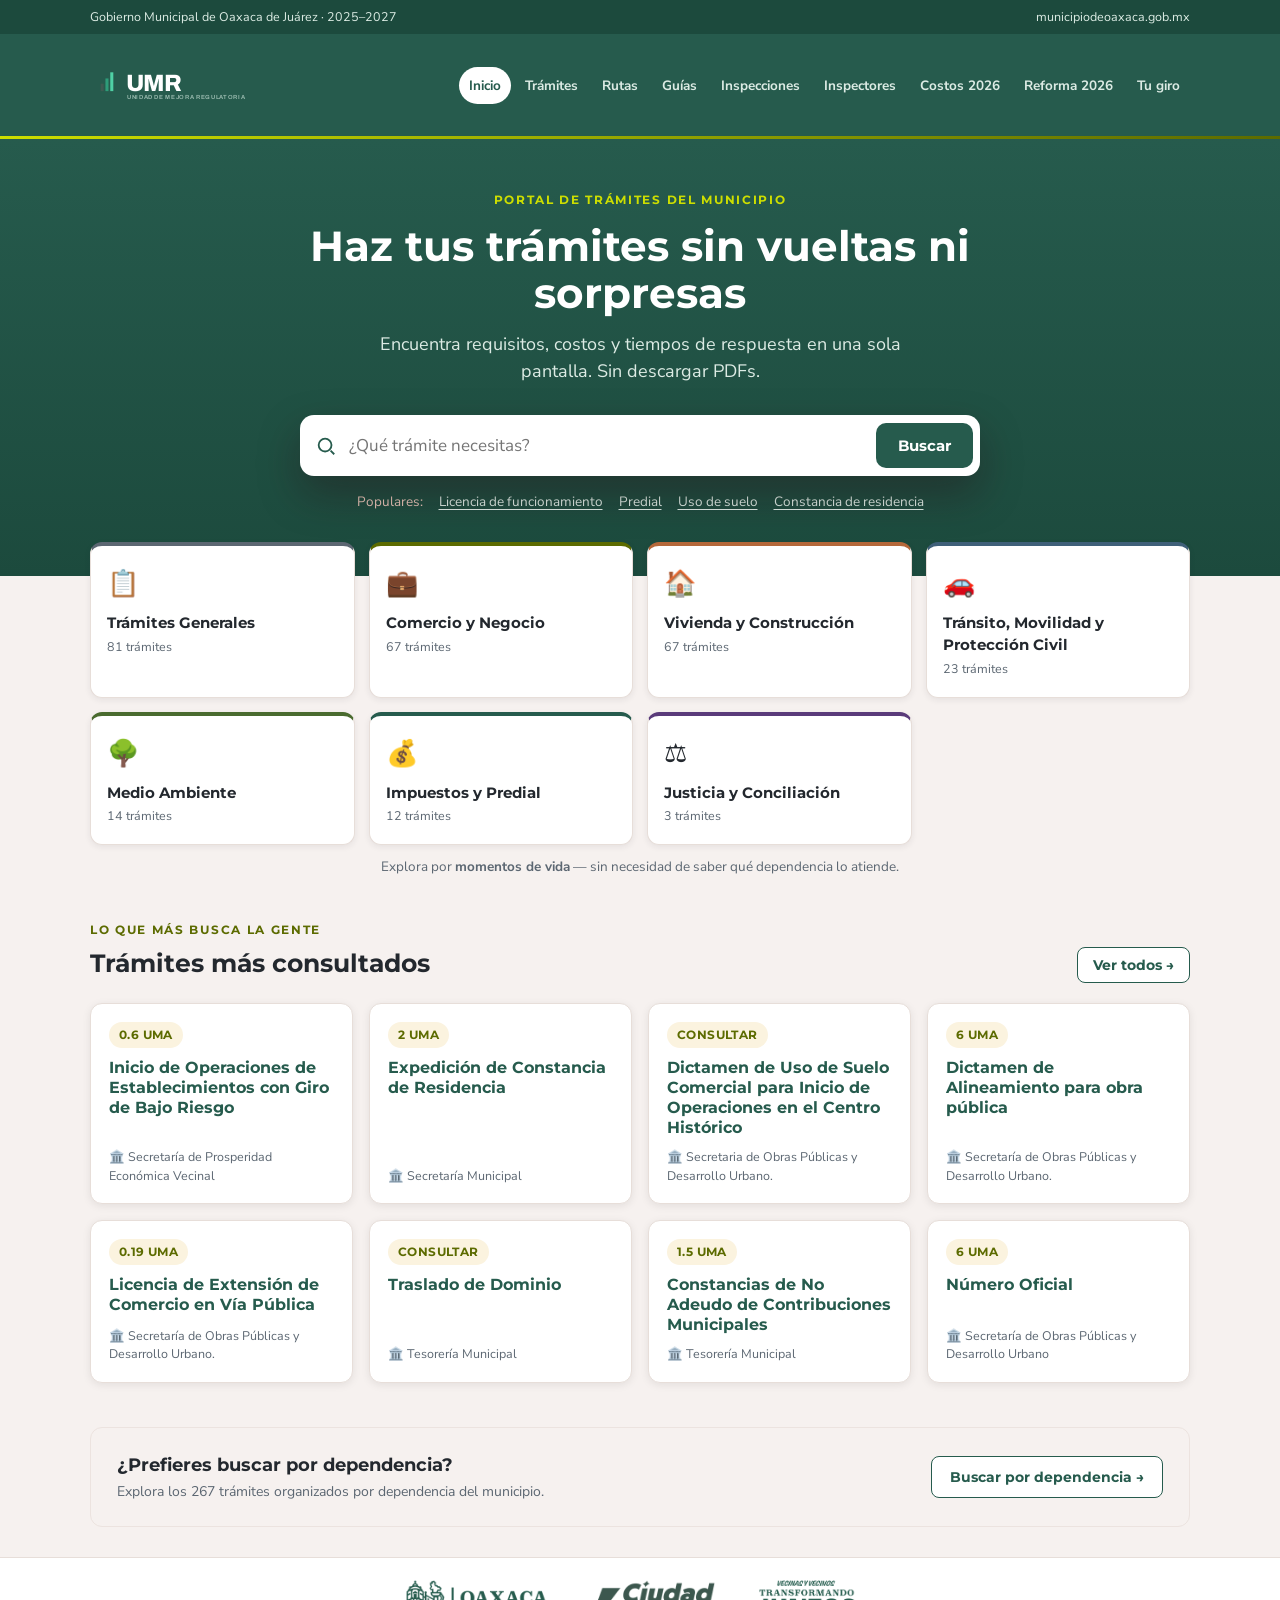
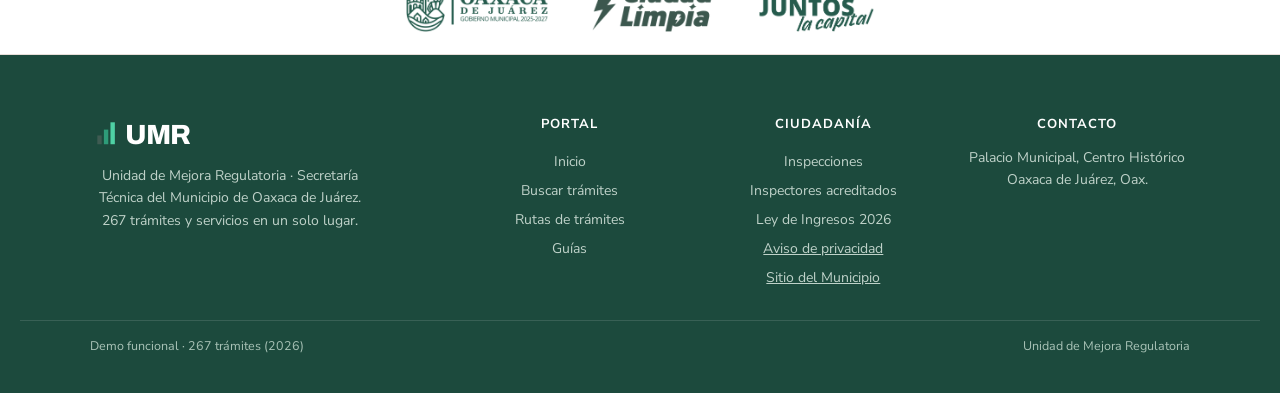
<file: index.html>
<!DOCTYPE html>
<html lang="es-MX">
<head>
<meta charset="UTF-8">
<meta name="viewport" content="width=device-width, initial-scale=1.0">
<title>Trámites y Servicios · Mejora Regulatoria · Oaxaca de Juárez</title>
<link rel="icon" href="assets/brand/favicon.ico" sizes="any">
<link rel="icon" href="assets/brand/favicon.svg" type="image/svg+xml">
<link rel="apple-touch-icon" href="assets/brand/apple-touch-icon.png">
<link rel="preconnect" href="https://fonts.googleapis.com">
<link rel="preconnect" href="https://fonts.gstatic.com" crossorigin>
<link href="https://fonts.googleapis.com/css2?family=Archivo:wght@600;700;800&family=Montserrat:wght@500;600;700&family=Nunito+Sans:wght@400;600;700&display=swap" rel="stylesheet">
<link rel="stylesheet" href="assets/css/styles.css">
</head>
<body>

<div class="gobstrip">
  <div class="gob-inner">
    <span>Gobierno Municipal de Oaxaca de Juárez · 2025–2027</span>
    <span class="links"><a onclick="location.hash=''">municipiodeoaxaca.gob.mx</a></span>
  </div>
</div>
<header class="topbar">
  <div class="topbar-inner">
    <div class="brand" onclick="location.hash=''">
      <svg viewBox="0 0 420 96" style="height:42px;width:184px;flex:none;display:block" role="img" aria-label="UMR — Unidad de Mejora Regulatoria">
        <rect x="24" y="45" width="7" height="17" fill="#3F5B52"></rect>
        <rect x="35" y="33" width="7" height="29" fill="#2E9C79"></rect>
        <rect x="46" y="19" width="7" height="43" fill="#4FD1A5"></rect>
        <text x="82" y="62" font-family="Archivo, 'Helvetica Neue', Arial, sans-serif" font-size="54" font-weight="800" letter-spacing="-2.4" fill="#FFFFFF">UMR</text>
        <text x="84" y="80" font-family="Archivo, 'Helvetica Neue', Arial, sans-serif" font-size="13.5" font-weight="600" letter-spacing="1.5" fill="#9DBDB2">UNIDAD DE MEJORA REGULATORIA</text>
      </svg>
    </div>
    <nav class="topnav" id="topnav">
      <button data-nav="home" onclick="location.hash=''">Inicio</button>
      <button data-nav="buscar" onclick="irBusqueda()">Trámites</button>
      <button data-nav="rutas" onclick="location.hash='rutas'">Rutas</button>
      <button data-nav="blog" onclick="location.hash='blog'">Guías</button>
      <button data-nav="inspecciones" onclick="location.hash='inspecciones'">Inspecciones</button>
      <button data-nav="inspectores" onclick="location.hash='inspectores'">Inspectores</button>
      <button data-nav="ley" onclick="location.hash='costos'">Costos 2026</button>
      <button data-nav="reforma" onclick="location.hash='reforma'">Reforma 2026</button>
      <button data-nav="giros" onclick="location.hash='giros'">Tu giro</button>
    </nav>
    <button class="nav-toggle" id="navToggle" aria-label="Abrir menú" aria-expanded="false" aria-controls="topnav" onclick="toggleNav()">
      <svg class="icon-burger" viewBox="0 0 24 24" fill="none" stroke="#fff" stroke-width="2" stroke-linecap="round"><line x1="3" y1="6" x2="21" y2="6"/><line x1="3" y1="12" x2="21" y2="12"/><line x1="3" y1="18" x2="21" y2="18"/></svg>
      <svg class="icon-close" viewBox="0 0 24 24" fill="none" stroke="#fff" stroke-width="2" stroke-linecap="round"><line x1="5" y1="5" x2="19" y2="19"/><line x1="19" y1="5" x2="5" y2="19"/></svg>
    </button>
  </div>
</header>
<div class="nav-backdrop" id="navBackdrop" onclick="closeNav()"></div>
<div class="goldline"></div>

<div id="vista-home"></div>

<div id="vista-busqueda" style="display:none">
<section class="busca-bar">
  <div class="wrap">
    <div class="search-wrap">
      <div class="search-box">
        <svg width="20" height="20" viewBox="0 0 24 24" fill="none" stroke="currentColor" stroke-width="2"><circle cx="11" cy="11" r="7"/><path d="M21 21l-4-4"/></svg>
        <input id="q" type="text" autocomplete="off" placeholder="Busca: licencia, predial, construcción, comercio...">
        <button class="btn-clear" id="clear" aria-label="Limpiar">×</button>
      </div>
      <div class="autocomplete" id="ac"></div>
    </div>
  </div>
</section>

<div class="wrap">
  <div class="cats" id="cats"></div>
  <div class="layout">
    <aside class="filtros">
      <h3>Filtros</h3>
      <div class="fgroup">
        <label for="f-dep">Dependencia</label>
        <select id="f-dep"><option value="">Todas las dependencias</option></select>
      </div>
      <div class="fgroup">
        <label>Tipo</label>
        <div class="radio-list" id="f-tipo">
          <label><input type="radio" name="tipo" value="" checked> Todos</label>
          <label><input type="radio" name="tipo" value="Trámite"> Trámite</label>
          <label><input type="radio" name="tipo" value="Servicio"> Servicio</label>
          <label><input type="radio" name="tipo" value="Formato"> Formato</label>
        </div>
      </div>
      <div class="fgroup">
        <label>Modalidad</label>
        <div class="radio-list" id="f-modalidad">
          <label><input type="radio" name="modalidad" value="" checked> Cualquiera</label>
          <label><input type="radio" name="modalidad" value="en_linea"> En línea</label>
          <label><input type="radio" name="modalidad" value="presencial"> En ventanilla</label>
        </div>
      </div>
      <div class="fgroup">
        <label>Costo</label>
        <div class="radio-list" id="f-costo">
          <label><input type="radio" name="costo" value="" checked> Cualquiera</label>
          <label><input type="radio" name="costo" value="gratuito"> Gratuito</label>
          <label><input type="radio" name="costo" value="hasta5"> Hasta 5 UMA</label>
          <label><input type="radio" name="costo" value="mas5"> Más de 5 UMA</label>
        </div>
      </div>
      <div class="fgroup">
        <label>Tiempo de respuesta</label>
        <div class="radio-list" id="f-tiempo">
          <label><input type="radio" name="tiempo" value="" checked> Cualquiera</label>
          <label><input type="radio" name="tiempo" value="inmediato"> Inmediato</label>
          <label><input type="radio" name="tiempo" value="hasta5"> Hasta 5 días</label>
          <label><input type="radio" name="tiempo" value="mas5"> Más de 5 días</label>
        </div>
      </div>
      <button class="btn-reset" id="reset">Limpiar filtros</button>
    </aside>

    <main class="resultados-col">
      <div class="resbar">
        <div class="count" id="count"></div>
        <div class="chips-activos" id="chips"></div>
      </div>
      <div class="resultados" id="lista"></div>
    </main>
  </div>
</div>
</div>
<div id="vista-detalle" style="display:none"></div>
<div id="vista-costos" style="display:none">
  <iframe id="frame-costos" title="Costos 2026" style="width:100%;height:400px;border:0;display:block" src="about:blank"></iframe>
</div>
<div id="vista-reforma" style="display:none">
  <iframe id="frame-reforma" title="Reforma 2026" style="width:100%;height:400px;border:0;display:block" src="about:blank"></iframe>
</div>
<div id="vista-giros" style="display:none">
  <iframe id="frame-giros" title="Tu giro" style="width:100%;height:400px;border:0;display:block" src="about:blank"></iframe>
</div>

<div id="qr-modal" class="modal-bg" style="display:none">
  <div class="modal">
    <button class="modal-x" onclick="cerrarQR()" aria-label="Cerrar">×</button>
    <h3 id="qr-title">Código QR del trámite</h3>
    <p class="qr-sub">Escanea para abrir esta ficha en otro dispositivo.</p>
    <div id="qr-img"></div>
    <a id="qr-dl" class="btn-share" download="qr-tramite.png" href="#">Descargar QR (PNG)</a>
  </div>
</div>

<section class="gob-logos">
  <div class="gob-logos-inner">
    <img src="assets/brand/logo_oaxaca.png" alt="Oaxaca de Juárez · Gobierno Municipal 2025-2027">
    <img src="assets/brand/logo_ciudad_limpia.png" alt="Ciudad Limpia">
    <img src="assets/brand/logo_transformando.png" alt="Vecinas y Vecinos Transformando Juntos la capital">
  </div>
</section>

<footer class="foot">
  <div class="foot-grid wrap">
    <div>
      <svg viewBox="0 0 148 52" style="height:38px;width:auto;display:block;margin-bottom:12px" role="img" aria-label="UMR">
        <rect x="10" y="28" width="6" height="12" fill="#3F5B52"></rect>
        <rect x="19" y="20" width="6" height="20" fill="#2E9C79"></rect>
        <rect x="28" y="10" width="6" height="30" fill="#4FD1A5"></rect>
        <text x="48" y="40" font-family="Archivo, 'Helvetica Neue', Arial, sans-serif" font-size="38" font-weight="800" letter-spacing="-1.7" fill="#FFFFFF">UMR</text>
      </svg>
      <p style="color:#dceae2;opacity:.85;font-size:14px;margin:0;line-height:1.6;max-width:280px">Unidad de Mejora Regulatoria · Secretaría Técnica del Municipio de Oaxaca de Juárez. <span id="n-tramites-pie">—</span> trámites y servicios en un solo lugar.</p>
    </div>
    <div>
      <h5>Portal</h5>
      <a onclick="location.hash=''">Inicio</a>
      <a onclick="irBusqueda()">Buscar trámites</a>
      <a onclick="location.hash='rutas'">Rutas de trámites</a>
      <a onclick="location.hash='blog'">Guías</a>
    </div>
    <div>
      <h5>Ciudadanía</h5>
      <a onclick="location.hash='inspecciones'">Inspecciones</a>
      <a onclick="location.hash='inspectores'">Inspectores acreditados</a>
      <a onclick="location.hash='costos'">Ley de Ingresos 2026</a>
      <a href="https://transparencia.municipiodeoaxaca.gob.mx/aviso-de-privacidad" target="_blank" rel="noopener">Aviso de privacidad</a>
      <a href="https://www.municipiodeoaxaca.gob.mx" target="_blank" rel="noopener">Sitio del Municipio</a>
    </div>
    <div>
      <h5>Contacto</h5>
      <p style="color:#dceae2;opacity:.85;font-size:14px;margin:0;line-height:1.6">Palacio Municipal, Centro Histórico<br>Oaxaca de Juárez, Oax.</p>
    </div>
  </div>
  <div class="copy"><div class="copy-inner wrap"><span>Demo funcional · <span id="n-tramites-copy">—</span> trámites (2026)</span><span>Unidad de Mejora Regulatoria</span></div></div>
</footer>

<script src="assets/js/app.js"></script>
<script src="assets/js/data.js"></script>
</body>
</html>
</file>
<file: assets/css/styles.css>
:root{
    --borgona:#265b4d;
    --borgona-osc:#1c4a3d;
    --oro:#cdde00;
    --oro-osc:#5c6b00;       
    --blanco:#ffffff;
    --crema:#f6f1ef;
    --texto:#23282e;
    --texto-sec:#5c6772;
    --linea:#e7ded9;
    --sombra:0 2px 8px rgba(0,0,0,0.08);
    --sombra-hover:0 6px 18px rgba(139,35,50,0.16);
    --r-card:12px;
    --r-btn:8px;
  }
  *{box-sizing:border-box;}
  html,body{margin:0;padding:0;}
  body{
    font-family:'Nunito Sans',system-ui,sans-serif;
    color:var(--texto);
    background:var(--blanco);
    line-height:1.5;
  }
  h1,h2,h3,.font-head{font-family:'Montserrat',sans-serif;}

  header.topbar{
    background:var(--borgona);
    color:var(--blanco);
    padding:14px 20px;
  }
  .topbar-inner{max-width:1140px;margin:0 auto;display:flex;align-items:center;gap:12px;}
  .escudo{
    width:38px;height:38px;border-radius:50%;
    background:var(--oro);color:var(--borgona-osc);
    display:flex;align-items:center;justify-content:center;
    font-family:'Montserrat';font-weight:700;font-size:18px;flex:0 0 auto;
  }
  .topbar-txt strong{display:block;font-family:'Montserrat';font-weight:700;font-size:15px;letter-spacing:.2px;}
  .topbar-txt span{display:block;font-size:12px;opacity:.85;}
  .topnav{margin-left:auto;display:flex;gap:6px;}
  .topnav a{color:#fff;text-decoration:none;cursor:pointer;font-family:'Montserrat';font-weight:600;font-size:13.5px;padding:7px 14px;border-radius:18px;transition:background .12s;}
  .topnav a:hover{background:rgba(255,255,255,.15);}

  .hero{
    background:linear-gradient(160deg,#f6faf5 0%,var(--crema) 100%);
    border-bottom:3px solid var(--oro);
    padding:40px 20px 32px;
  }
  .hero-inner{max-width:820px;margin:0 auto;text-align:center;}
  .hero h1{
    color:var(--borgona);font-size:30px;font-weight:700;margin:0 0 8px;
  }
  .hero p.sub{color:var(--texto-sec);font-size:16px;margin:0 0 24px;}

  .search-wrap{position:relative;max-width:640px;margin:0 auto;}
  .search-box{
    display:flex;align-items:center;background:var(--blanco);
    border:2px solid var(--linea);border-radius:30px;
    box-shadow:var(--sombra);padding:6px 8px 6px 18px;transition:border-color .15s;
  }
  .search-box:focus-within{border-color:var(--borgona);}
  .search-box svg{flex:0 0 auto;color:var(--borgona);}
  #q,#qh{
    flex:1;min-width:0;border:none;outline:none;font-family:'Nunito Sans';font-size:17px;
    padding:12px 12px;background:transparent;color:var(--texto);
  }
  .btn-clear{
    border:none;background:var(--crema);color:var(--texto-sec);
    width:34px;height:34px;border-radius:50%;cursor:pointer;font-size:18px;line-height:1;
    display:none;align-items:center;justify-content:center;
  }
  .btn-clear:hover{background:#ece3de;color:var(--borgona);}

  .autocomplete{
    position:absolute;left:0;right:0;top:calc(100% + 6px);z-index:40;
    background:var(--blanco);border:1px solid var(--linea);border-radius:14px;
    box-shadow:0 10px 30px rgba(0,0,0,.12);overflow:hidden;display:none;text-align:left;
  }
  .ac-item{padding:11px 18px;cursor:pointer;border-bottom:1px solid var(--crema);font-size:14.5px;}
  .ac-item:last-child{border-bottom:none;}
  .ac-item:hover,.ac-item.active{background:var(--crema);}
  .ac-item .ac-dep{display:block;font-size:12px;color:var(--texto-sec);margin-top:1px;}
  .ac-item mark{background:#eef4c9;color:inherit;border-radius:2px;}

  .wrap{max-width:1140px;margin:0 auto;padding:24px 20px 64px;}
  .layout{display:grid;grid-template-columns:248px 1fr;gap:28px;align-items:start;}

  .filtros{
    background:var(--blanco);border:1px solid var(--linea);border-radius:var(--r-card);
    box-shadow:var(--sombra);padding:18px;position:sticky;top:16px;
  }
  .filtros h3{font-size:13px;text-transform:uppercase;letter-spacing:.6px;color:var(--borgona);margin:0 0 12px;}
  .fgroup{margin-bottom:18px;}
  .fgroup>label{display:block;font-weight:700;font-size:13.5px;margin-bottom:7px;color:var(--texto);}
  .fgroup select{
    width:100%;padding:9px 10px;border:1px solid var(--linea);border-radius:var(--r-btn);
    font-family:'Nunito Sans';font-size:14px;color:var(--texto);background:var(--blanco);
  }
  .radio-list{display:flex;flex-direction:column;gap:6px;}
  .radio-list label{display:flex;align-items:center;gap:8px;font-size:13.5px;color:var(--texto-sec);cursor:pointer;}
  .radio-list input{accent-color:var(--borgona);}
  .btn-reset{
    width:100%;margin-top:4px;padding:9px;border:1px solid var(--borgona);
    background:var(--blanco);color:var(--borgona);border-radius:var(--r-btn);
    font-family:'Montserrat';font-weight:600;font-size:13px;cursor:pointer;
  }
  .btn-reset:hover{background:var(--borgona);color:var(--blanco);}

  .cats{display:flex;flex-wrap:wrap;gap:8px;margin:0 0 18px;}
  .cat-chip{
    border:1px solid var(--linea);background:var(--blanco);border-radius:20px;
    padding:7px 14px;font-size:13.5px;cursor:pointer;color:var(--texto);transition:all .12s;
    font-weight:600;
  }
  .cat-chip:hover{border-color:var(--oro);}
  .cat-chip.active{background:var(--borgona);color:var(--blanco);border-color:var(--borgona);}
  .cat-chip .n{opacity:.7;font-weight:400;margin-left:4px;}

  .home-intro{font-family:'Montserrat';font-weight:600;color:var(--texto);font-size:17px;margin:6px 0 14px;}
  .cat-grid{display:grid;grid-template-columns:repeat(3,1fr);gap:14px;}
  .cat-card{
    border:1px solid var(--linea);border-radius:var(--r-card);padding:20px 18px;cursor:pointer;
    transition:transform .12s,box-shadow .12s;position:relative;overflow:hidden;
    border-left:5px solid var(--cc,var(--oro));
  }
  .cat-card:hover{transform:translateY(-3px);box-shadow:var(--sombra-hover);}
  .cat-card .ic{font-size:30px;line-height:1;margin-bottom:10px;display:block;}
  .cat-card h3{font-family:'Montserrat';font-size:16px;color:var(--texto);margin:0 0 4px;font-weight:700;}
  .cat-card p{font-size:12.5px;color:var(--texto-sec);margin:0 0 10px;line-height:1.4;}
  .cat-card .n{font-family:'Montserrat';font-weight:700;font-size:13px;color:var(--cc,var(--borgona));}
  @media (max-width:860px){.cat-grid{grid-template-columns:repeat(2,1fr);}}
  @media (max-width:520px){.cat-grid{grid-template-columns:1fr;}}

  .resbar{display:flex;justify-content:space-between;align-items:center;margin-bottom:14px;flex-wrap:wrap;gap:8px;}
  .resbar .count{font-size:14px;color:var(--texto-sec);}
  .resbar .count b{color:var(--borgona);}
  .chips-activos{display:flex;gap:6px;flex-wrap:wrap;}
  .chip-activo{
    background:var(--crema);border:1px solid var(--linea);border-radius:14px;
    padding:4px 10px;font-size:12px;color:var(--texto);display:inline-flex;align-items:center;gap:6px;
  }
  .chip-activo button{border:none;background:none;cursor:pointer;color:var(--texto-sec);font-size:14px;line-height:1;}

  .resultados{display:grid;gap:14px;}
  .card{
    background:var(--blanco);border:1px solid var(--linea);border-radius:var(--r-card);
    box-shadow:var(--sombra);padding:18px 20px;cursor:pointer;transition:transform .12s,box-shadow .12s,border-color .12s;
    border-left:4px solid var(--oro);
  }
  .card:hover{transform:translateY(-2px);box-shadow:var(--sombra-hover);border-left-color:var(--borgona);}
  .card-top{display:flex;justify-content:space-between;gap:12px;align-items:flex-start;}
  .card h3{font-size:17px;color:var(--borgona);margin:0 0 4px;font-weight:600;line-height:1.3;}
  .card .dep{font-size:13px;color:var(--texto-sec);display:flex;align-items:center;gap:5px;}
  .badge{
    flex:0 0 auto;font-family:'Montserrat';font-weight:600;font-size:11px;
    padding:4px 10px;border-radius:20px;text-transform:uppercase;letter-spacing:.4px;
  }
  .badge.tramite{background:#e6efe9;color:var(--borgona);}
  .badge.servicio{background:#eef3e9;color:#4a6b2f;}
  .badge.formato{background:#eee9f3;color:#5a3b7a;}
  .badge.en-linea{background:var(--borgona);color:#fff;display:inline-flex;align-items:center;gap:4px;}
  .card-en-linea{border-left-color:var(--borgona);}
  .card-en-linea .meta .m.clave{font-family:monospace;font-size:11.5px;background:var(--crema);padding:2px 7px;border-radius:4px;color:var(--texto-sec);}
  .nota-en-linea{display:flex;align-items:center;gap:6px;margin-top:12px;padding-top:10px;border-top:1px solid var(--linea);font-size:12px;color:var(--texto-sec);}
  .nota-en-linea svg{flex:none;}
  .meta{display:flex;gap:20px;flex-wrap:wrap;margin-top:12px;}
  .meta .m{display:flex;align-items:center;gap:6px;font-size:13.5px;color:var(--texto);}
  .meta .m svg{color:var(--oro-osc);}
  .meta .m b{color:var(--borgona);font-weight:700;}
  .tags{display:flex;gap:6px;flex-wrap:wrap;margin-top:11px;}
  .tag{background:var(--crema);color:var(--texto-sec);font-size:11.5px;padding:2px 9px;border-radius:12px;}
  .tag.match{background:#eef4c9;color:var(--oro-osc);font-weight:600;}

  .empty{
    text-align:center;padding:50px 20px;background:var(--crema);border-radius:var(--r-card);
  }
  .empty h3{color:var(--borgona);font-size:20px;margin:0 0 8px;}
  .empty p{color:var(--texto-sec);margin:0 0 18px;}
  .sugerencias{display:flex;flex-direction:column;gap:8px;max-width:460px;margin:0 auto;text-align:left;}
  .sug-link{
    background:var(--blanco);border:1px solid var(--linea);border-radius:var(--r-btn);
    padding:11px 14px;cursor:pointer;font-size:14px;color:var(--borgona);font-weight:600;
  }
  .sug-link:hover{border-color:var(--oro);}

  footer{border-top:1px solid var(--linea);padding:22px 20px;text-align:center;color:var(--texto-sec);font-size:13px;}
  footer .demo-tag{display:inline-block;background:#eef4c9;color:var(--oro-osc);padding:2px 10px;border-radius:12px;font-weight:600;margin-bottom:6px;}

  @media (max-width:860px){
    .layout{grid-template-columns:1fr;}
    .filtros{position:static;}
    .hero h1{font-size:24px;}
    .filtros{order:2;}
    .resultados-col{order:1;}
  }

  body{background:var(--crema);}
  .gobstrip{background:var(--borgona-osc);color:#dcece4;font-size:12.5px;}
  .gob-inner{max-width:1140px;margin:0 auto;padding:6px 20px;min-height:34px;display:flex;align-items:center;justify-content:space-between;flex-wrap:wrap;gap:2px 14px;}
  @media (max-width:480px){
    .gobstrip{font-size:11px;}
    .gob-inner{justify-content:center;text-align:center;gap:2px 10px;padding:5px 14px;}
  }
  .gobstrip a{color:#dcece4;cursor:pointer;}
  .gobstrip a:hover{color:#fff;}
  .topbar .topbar-inner{max-width:1140px;margin:0 auto;padding:0 20px;min-height:74px;display:flex;align-items:center;justify-content:space-between;gap:20px;position:relative;flex-wrap:nowrap;}
  .brand{display:flex;align-items:center;gap:13px;cursor:pointer;}
  .brand .crest{width:46px;height:46px;border-radius:10px;flex:none;background:linear-gradient(150deg,var(--oro) 0%,var(--oro-osc) 100%);display:grid;place-items:center;color:var(--borgona-osc);font-family:'Montserrat';font-weight:800;font-size:17px;box-shadow:inset 0 0 0 1px rgba(255,255,255,.25);}
  .brand .btxt strong{font-family:'Montserrat';font-weight:700;font-size:16px;display:block;line-height:1.1;color:#fff;}
  .brand .btxt span{font-size:12.5px;color:#cfe1d8;}
  .topnav{display:flex;gap:4px 4px;align-items:center;flex-wrap:wrap;justify-content:flex-end;}
  .topnav button{background:transparent;border:0;color:#dcebe4;font-weight:700;font-size:13.5px;padding:9px 10px;border-radius:999px;font-family:'Nunito Sans';transition:.15s;cursor:pointer;white-space:nowrap;flex:none;}
  .topnav button:hover{background:rgba(255,255,255,.12);color:#fff;}
  .topnav button.on{background:#fff;color:var(--borgona);}

  .nav-toggle{display:none;background:transparent;border:0;padding:8px;margin:0;cursor:pointer;flex:none;width:40px;height:40px;align-items:center;justify-content:center;border-radius:8px;}
  .nav-toggle:hover{background:rgba(255,255,255,.12);}
  .nav-toggle svg{width:22px;height:22px;display:block;}
  .nav-toggle .icon-close{display:none;}
  .nav-toggle.open .icon-burger{display:none;}
  .nav-toggle.open .icon-close{display:block;}
  .nav-backdrop{display:none;}
  @media (max-width:900px){
    .topnav{
      display:none;position:absolute;top:100%;left:0;right:0;
      flex-direction:column;align-items:stretch;justify-content:flex-start;
      background:var(--borgona-osc);padding:6px 14px 14px;gap:2px;
      box-shadow:0 10px 24px rgba(0,0,0,.25);z-index:60;
      max-height:calc(100vh - 74px);overflow-y:auto;
    }
    .topnav.open{display:flex;}
    .topnav button{width:100%;text-align:left;padding:12px 14px;border-radius:8px;font-size:15px;}
    .topnav button.on{background:var(--oro);color:var(--borgona-osc);}
    .nav-toggle{display:flex;}
    .nav-backdrop.open{display:block;position:fixed;inset:0;background:rgba(0,0,0,.35);z-index:55;}
  }
  .canales{display:grid;gap:12px;}
  .canal{border-left:3px solid var(--borgona);background:var(--crema);padding:11px 14px;border-radius:0 6px 6px 0;}
  .canal-h{font-family:'Montserrat';font-weight:700;font-size:11.5px;letter-spacing:.1em;text-transform:uppercase;color:var(--borgona);display:flex;align-items:center;gap:9px;flex-wrap:wrap;}
  .canal-cuerpo{margin-top:7px;}
  .canal-cuerpo p{margin:0 0 6px;}
  .canal-cuerpo ol{margin:6px 0 0;padding-left:20px;}
  .canal-cuerpo ol li{margin-bottom:5px;}
  .canal-no{border-left-color:var(--linea);background:transparent;padding-top:4px;padding-bottom:4px;}
  .canal-no .canal-h{color:var(--texto-sec);}
  .canal-tag{font-family:'Nunito Sans';font-weight:700;font-size:11.5px;letter-spacing:0;text-transform:none;color:var(--texto-sec);background:var(--crema);border:1px solid var(--linea);border-radius:999px;padding:2px 9px;white-space:nowrap;}
  .goldline{height:3px;background:linear-gradient(90deg,var(--oro),var(--oro-osc));}

  .busca-bar{background:linear-gradient(180deg,var(--borgona) 0%,var(--borgona-osc) 100%);padding:22px 0;}
  .busca-bar .search-wrap{max-width:760px;margin:0 auto;}

  .home-hero{background:linear-gradient(180deg,#265b4d 0%,#1c4a3d 100%);color:#fff;padding:52px 20px 64px;text-align:center;}
  .home-hero .eyebrow{font-family:'Montserrat';font-weight:700;font-size:12px;letter-spacing:.14em;text-transform:uppercase;color:#cdde00;margin-bottom:14px;}
  .home-hero h1{color:#fff;font-size:42px;max-width:760px;margin:0 auto 14px;line-height:1.12;}
  .home-hero p.lead{font-size:18px;color:#dcebe4;max-width:560px;margin:0 auto 30px;}
  .home-hero .search-wrap{max-width:680px;margin:0 auto;}
  .home-hero .search-box{border-radius:14px;padding:7px;box-shadow:0 18px 40px rgba(40,10,16,.35);border:0;}
  .home-hero .search-box input{font-size:18px;}
  .home-hero .btn-buscar{background:var(--borgona);color:#fff;border:0;border-radius:10px;padding:13px 22px;font-family:'Montserrat';font-weight:700;font-size:15px;cursor:pointer;}
  .home-hero .btn-buscar:hover{background:var(--borgona-osc);}
  .populares-q{margin-top:16px;font-size:13.5px;color:#e7c6b9;display:flex;gap:16px;justify-content:center;flex-wrap:wrap;align-items:center;}
  .populares-q a{text-decoration:underline;text-underline-offset:3px;cursor:pointer;color:#dcebe4;}
  .populares-q a:hover{color:#fff;}

  .home-sec{max-width:1140px;margin:0 auto;padding:0 20px;}
  .momentos{display:grid;grid-template-columns:repeat(4,1fr);gap:14px;margin-top:-34px;position:relative;z-index:5;}
  .momento{background:#fff;border:1px solid var(--linea);border-radius:var(--r-card);box-shadow:var(--sombra-2,0 2px 6px rgba(35,40,46,.08));padding:18px 16px;cursor:pointer;transition:.18s;border-top:4px solid var(--cc,var(--oro));}
  .momento:hover{transform:translateY(-3px);box-shadow:0 8px 24px rgba(35,40,46,.14);}
  .momento .ic{font-size:26px;margin-bottom:10px;}
  .momento .mt{font-family:'Montserrat';font-weight:700;font-size:14.5px;margin-bottom:3px;color:var(--texto);}
  .momento .md{color:var(--texto-sec);font-size:12.5px;}
  .momentos-note{text-align:center;margin-top:12px;font-size:13.5px;color:var(--texto-sec);}
  .home-block{padding:44px 0;}
  .home-block .head{display:flex;align-items:flex-end;justify-content:space-between;margin-bottom:20px;gap:12px;flex-wrap:wrap;}
  .home-block .eyebrow{font-family:'Montserrat';font-weight:700;font-size:12px;letter-spacing:.14em;text-transform:uppercase;color:var(--oro-osc);margin-bottom:6px;}
  .home-block h2{font-size:25px;color:var(--texto);margin:0;}
  .pop-grid{display:grid;grid-template-columns:repeat(4,1fr);gap:16px;}
  .pop-card{background:#fff;border:1px solid var(--linea);border-radius:var(--r-card);box-shadow:var(--sombra);padding:18px;cursor:pointer;display:flex;flex-direction:column;gap:10px;transition:.15s;}
  .pop-card:hover{box-shadow:0 8px 24px rgba(35,40,46,.14);transform:translateY(-2px);}
  .pop-card h3{font-size:16px;line-height:1.25;color:var(--borgona);margin:0;}
  .pop-card .dep{color:var(--texto-sec);font-size:12.5px;display:inline-flex;gap:6px;align-items:center;margin-top:auto;}
  .dep-cta{background:var(--crema);border:1px solid var(--crema-borde,#ece3df);border-radius:var(--r-card);padding:24px 26px;display:flex;align-items:center;justify-content:space-between;gap:20px;flex-wrap:wrap;}
  .dep-cta h3{font-size:18px;margin:0 0 2px;}
  .dep-cta p{color:var(--texto-sec);font-size:14px;margin:0;}
  .dep-cta .btn-out{background:#fff;color:var(--borgona);border:1.5px solid var(--borgona);border-radius:var(--r-btn);padding:11px 18px;font-family:'Montserrat';font-weight:700;font-size:14px;cursor:pointer;}
  .dep-cta .btn-out:hover{background:var(--borgona);color:#fff;}

  .foot{background:var(--borgona-osc);color:#dceae2;margin-top:0;}
  .foot-grid{padding:38px 20px 28px;display:grid;grid-template-columns:1.5fr 1fr 1fr 1fr;gap:28px;}
  .foot h5{color:#fff;font-size:13px;letter-spacing:.08em;text-transform:uppercase;margin:0 0 12px;}
  .foot a{display:block;color:#dceae2;opacity:.85;font-size:14px;padding:4px 0;cursor:pointer;}
  .foot a:hover{opacity:1;color:#fff;}
  .foot .copy{border-top:1px solid rgba(255,255,255,.12);}
  .foot .copy-inner{padding:16px 20px;display:flex;justify-content:space-between;font-size:12.5px;color:#a9c3b7;}
  
  .gob-logos{background:#fff;border-top:1px solid var(--linea);}
  .gob-logos-inner{max-width:1140px;margin:0 auto;padding:22px 20px;display:flex;align-items:center;justify-content:center;gap:44px;flex-wrap:wrap;}
  .gob-logos img{height:52px;width:auto;display:block;}
  @media (max-width:560px){ .gob-logos-inner{gap:26px;} .gob-logos img{height:40px;} }

  .insp-wrap{max-width:1040px;margin:0 auto;padding:26px 20px 60px;}
  .insp-hero{background:#fff;border:1px solid var(--linea);border-left:5px solid var(--borgona);border-radius:var(--r-card);box-shadow:var(--sombra);padding:22px 24px;margin-bottom:18px;}
  .insp-hero h1{color:var(--borgona);font-size:24px;margin:0 0 6px;}
  .insp-hero p{color:var(--texto-sec);font-size:14.5px;margin:0;line-height:1.55;}
  .insp-demo{background:#fbf3df;border:1px solid #ecdba6;color:#7a5e20;border-radius:var(--r-btn);padding:11px 14px;font-size:13px;margin:14px 0 0;}
  .insp-search{display:flex;gap:10px;margin:18px 0;flex-wrap:wrap;}
  .insp-search input{flex:1;min-width:200px;padding:12px 14px;border:1px solid var(--linea);border-radius:var(--r-btn);font-family:'Nunito Sans';font-size:15px;}
  .insp-grid{display:grid;grid-template-columns:repeat(2,1fr);gap:14px;}
  .insp-card{background:#fff;border:1px solid var(--linea);border-radius:var(--r-card);box-shadow:var(--sombra);padding:16px 18px;display:flex;gap:14px;align-items:center;cursor:pointer;transition:.14s;}
  .insp-card:hover{box-shadow:0 6px 18px rgba(35,40,46,.12);transform:translateY(-2px);}
  .insp-foto{width:54px;height:54px;border-radius:50%;flex:none;background:linear-gradient(150deg,var(--borgona),var(--borgona-osc));color:#fff;display:grid;place-items:center;font-family:'Montserrat';font-weight:700;font-size:18px;}
  .insp-card .nm{font-weight:700;color:var(--texto);font-size:15px;}
  .insp-card .ar{color:var(--texto-sec);font-size:12.5px;margin-top:2px;}
  .insp-estatus{font-family:'Montserrat';font-weight:600;font-size:11px;text-transform:uppercase;letter-spacing:.4px;padding:3px 10px;border-radius:12px;}
  .insp-estatus.vig{background:#e7f5ee;color:#178a48;}
  .insp-estatus.ven{background:#fbf3df;color:var(--borgona);}
  
  .insp-ficha{max-width:520px;margin:0 auto;background:#fff;border:1px solid var(--linea);border-radius:16px;box-shadow:var(--sombra-3,0 8px 28px rgba(35,40,46,.12));overflow:hidden;text-align:center;}
  .insp-ficha .top{background:linear-gradient(180deg,var(--borgona),var(--borgona-osc));color:#fff;padding:26px 20px;}
  .insp-ficha .foto-lg{width:96px;height:96px;border-radius:50%;margin:0 auto 12px;background:#fff;color:var(--borgona);display:grid;place-items:center;font-family:'Montserrat';font-weight:800;font-size:32px;border:3px solid var(--oro);}
  .insp-ficha h2{color:#fff;font-size:22px;margin:0;}
  .insp-ficha .body{padding:22px 26px;text-align:left;}
  .insp-ficha .row{display:flex;justify-content:space-between;padding:10px 0;border-bottom:1px solid var(--crema);font-size:14.5px;}
  .insp-ficha .row:last-child{border-bottom:none;}
  .insp-ficha .row .k{color:var(--texto-sec);}
  .insp-ficha .row .v{font-weight:700;color:var(--texto);text-align:right;}
  
  .insp-foto img,.insp-ficha .foto-lg img{width:100%;height:100%;object-fit:cover;border-radius:inherit;display:block;}
  .insp-ficha .foto-lg{overflow:hidden;}
  .insp-aviso-priv{background:#fbf3df;border:1px solid #ecdba6;color:var(--borgona-osc);border-radius:var(--r-btn);padding:11px 14px;font-size:13px;margin-top:12px;}
  .insp-aviso-priv a{color:var(--borgona);font-weight:700;cursor:pointer;text-decoration:underline;}
  
  .aviso-doc h2{font-family:'Montserrat';color:var(--borgona);font-size:17px;margin:22px 0 6px;}
  .aviso-doc p{font-size:14.5px;line-height:1.65;color:var(--texto);margin:0 0 10px;}
  .aviso-doc ul{font-size:14px;line-height:1.6;color:var(--texto);padding-left:20px;margin:6px 0 12px;}
  .aviso-doc li{margin-bottom:6px;}
  .aviso-doc a{color:var(--borgona);font-weight:600;}

  .inspc-grid{display:grid;grid-template-columns:1fr 1fr;gap:14px;}
  .inspc-card{background:#fff;border:1px solid var(--linea);border-left:4px solid var(--oro);border-radius:var(--r-card);box-shadow:var(--sombra);padding:16px 18px;cursor:pointer;transition:.14s;}
  .inspc-card:hover{border-left-color:var(--borgona);box-shadow:0 6px 18px rgba(35,40,46,.12);transform:translateY(-2px);}
  .inspc-card .cat{display:inline-block;background:var(--crema);color:var(--texto-sec);font-size:11.5px;padding:2px 9px;border-radius:12px;margin-bottom:7px;}
  .inspc-card h3{color:var(--borgona);font-size:15.5px;margin:0 0 5px;line-height:1.3;}
  .inspc-card .dep{font-size:12.5px;color:var(--texto-sec);}
  .inspc-card .clave{font-family:'Montserrat';font-size:11px;color:var(--oro-osc);margin-top:6px;}
  @media (max-width:820px){.momentos,.pop-grid{grid-template-columns:repeat(2,1fr);}.insp-grid,.inspc-grid{grid-template-columns:1fr;}.foot-grid{grid-template-columns:1fr 1fr;}}
  @media (max-width:560px){.home-hero h1{font-size:30px;}.momentos,.pop-grid{grid-template-columns:1fr;}.foot-grid{grid-template-columns:1fr;}}
  @media (max-width:400px){
    .home-hero .btn-buscar{padding:12px 14px;font-size:14px;}
    .home-hero .search-box{padding:6px 6px 6px 12px;}
    .home-hero .search-box input{font-size:15px;}
  }

  .detalle-wrap{max-width:900px;margin:0 auto;padding:22px 20px 70px;}
  .breadcrumb{font-size:12.5px;color:var(--texto-sec);margin-bottom:14px;}
  .breadcrumb a{color:var(--borgona);text-decoration:none;cursor:pointer;}
  .breadcrumb a:hover{text-decoration:underline;}
  .breadcrumb span{margin:0 6px;color:var(--oro-osc);}
  .det-head{border-bottom:2px solid var(--oro);padding-bottom:16px;margin-bottom:20px;}
  .det-head .badge{margin-bottom:8px;display:inline-block;}
  .det-head h1{color:var(--borgona);font-size:26px;line-height:1.25;margin:0 0 6px;}
  .det-head .dep{color:var(--texto-sec);font-size:14.5px;display:flex;align-items:center;gap:6px;}

  .destacados{display:grid;grid-template-columns:repeat(4,1fr);gap:12px;margin-bottom:18px;}
  .dato{background:var(--crema);border-radius:var(--r-card);padding:14px;text-align:center;}
  .dato .lbl{font-size:11px;text-transform:uppercase;letter-spacing:.5px;color:var(--texto-sec);margin-bottom:5px;}
  .dato .val{font-family:'Montserrat';font-weight:700;color:var(--borgona);font-size:16px;line-height:1.2;}

  .compartir{display:flex;gap:10px;flex-wrap:wrap;margin-bottom:22px;}
  .btn-share{
    display:inline-flex;align-items:center;gap:7px;border:1px solid var(--linea);
    background:var(--blanco);color:var(--texto);border-radius:var(--r-btn);
    padding:10px 15px;font-family:'Montserrat';font-weight:600;font-size:13px;cursor:pointer;
    text-decoration:none;transition:all .12s;
  }
  .btn-share:hover{border-color:var(--borgona);color:var(--borgona);}
  .btn-share.primario{background:var(--borgona);color:#fff;border-color:var(--borgona);}
  .btn-share.primario:hover{background:var(--borgona-osc);color:#fff;border-color:var(--borgona-osc);}
  .btn-share svg{flex:0 0 auto;}
  .aviso-sensible{background:#fbf3df;border:1px solid #ecdba6;color:var(--borgona-osc);padding:12px 15px;border-radius:var(--r-btn);font-size:13.5px;margin-bottom:22px;}

  .acc{border:1px solid var(--linea);border-radius:var(--r-card);overflow:hidden;margin-bottom:12px;background:var(--blanco);box-shadow:var(--sombra);}
  .acc-head{
    display:flex;justify-content:space-between;align-items:center;gap:12px;
    padding:16px 18px;cursor:pointer;font-family:'Montserrat';font-weight:600;color:var(--texto);font-size:15.5px;
  }
  .acc-head:hover{color:var(--borgona);}
  .acc-head .ico{color:var(--oro-osc);transition:transform .2s;flex:0 0 auto;}
  .acc.open .acc-head .ico{transform:rotate(180deg);color:var(--borgona);}
  .acc-body{display:none;padding:0 18px 18px;color:var(--texto);font-size:14.5px;line-height:1.6;}
  .acc.open .acc-body{display:block;}
  .acc-body ol,.acc-body ul{margin:6px 0;padding-left:20px;}
  .acc-body li{margin-bottom:6px;}
  .acc-body .campo{margin-bottom:12px;}
  .acc-body .campo b{color:var(--borgona);display:block;font-size:13px;margin-bottom:2px;}
  .ley-link{
    display:inline-flex;align-items:center;gap:6px;margin-top:10px;background:#eef4c9;color:var(--oro-osc);
    border:1px solid var(--oro);border-radius:var(--r-btn);padding:9px 14px;font-weight:600;
    text-decoration:none;font-size:13.5px;cursor:pointer;
  }
  .ley-link:hover{background:var(--oro);color:var(--borgona-osc);}
  .mapa{width:100%;height:240px;border:0;border-radius:var(--r-card);margin-top:10px;}
  .contacto-grid{display:grid;grid-template-columns:1fr 1fr;gap:10px;}
  .det-volver{margin-top:24px;}

  .modal-bg{position:fixed;inset:0;background:rgba(35,40,46,.55);z-index:100;display:flex;align-items:center;justify-content:center;padding:20px;}
  .modal{background:#fff;border-radius:16px;padding:28px;max-width:340px;width:100%;text-align:center;position:relative;box-shadow:0 20px 60px rgba(0,0,0,.3);}
  .modal h3{color:var(--borgona);margin:0 0 6px;font-size:18px;}
  .modal .qr-sub{color:var(--texto-sec);font-size:13px;margin:0 0 16px;}
  #qr-img img{width:220px;height:220px;border:1px solid var(--linea);border-radius:10px;}
  .modal-x{position:absolute;top:12px;right:14px;border:none;background:none;font-size:24px;cursor:pointer;color:var(--texto-sec);line-height:1;}
  .modal .btn-share{margin-top:16px;justify-content:center;width:100%;}

  .toast{position:fixed;bottom:24px;left:50%;transform:translateX(-50%);background:var(--texto);color:#fff;padding:11px 20px;border-radius:24px;font-size:14px;z-index:120;opacity:0;transition:opacity .2s;pointer-events:none;}
  .toast.show{opacity:1;}

  @media (max-width:680px){
    .destacados{grid-template-columns:repeat(2,1fr);}
    .contacto-grid{grid-template-columns:1fr;}
    .det-head h1{font-size:21px;}
  }

  .blog-wrap{max-width:1040px;margin:0 auto;padding:26px 20px 70px;}
  .blog-head h1{color:var(--borgona);font-size:28px;margin:0 0 6px;}
  .blog-head p{color:var(--texto-sec);margin:0 0 22px;font-size:15px;}
  .blog-grid{display:grid;grid-template-columns:1fr 1fr;gap:18px;}
  .guia-card{
    background:var(--blanco);border:1px solid var(--linea);border-radius:var(--r-card);
    box-shadow:var(--sombra);overflow:hidden;cursor:pointer;transition:transform .12s,box-shadow .12s;
    display:flex;flex-direction:column;
  }
  .guia-card:hover{transform:translateY(-3px);box-shadow:var(--sombra-hover);}
  .guia-card .thumb{height:96px;background:linear-gradient(135deg,var(--borgona),var(--borgona-osc));display:flex;align-items:center;justify-content:center;font-size:40px;}
  .guia-card .body{padding:16px 18px;}
  .guia-card .badge{margin-bottom:8px;display:inline-block;background:#eef4c9;color:var(--oro-osc);}
  .guia-card h3{font-size:17px;color:var(--borgona);margin:0 0 6px;line-height:1.3;}
  .guia-card .fecha{font-size:12px;color:var(--texto-sec);margin-bottom:8px;}
  .guia-card p.exc{font-size:13.5px;color:var(--texto);margin:0;line-height:1.5;}

  .articulo-layout{display:grid;grid-template-columns:1fr 280px;gap:30px;align-items:start;}
  .articulo h1{color:var(--borgona);font-size:27px;line-height:1.25;margin:6px 0 10px;}
  .articulo .meta-art{font-size:13px;color:var(--texto-sec);margin-bottom:20px;display:flex;gap:10px;align-items:center;flex-wrap:wrap;}
  .articulo .badge{background:#eef4c9;color:var(--oro-osc);cursor:pointer;}
  .articulo .cuerpo{font-size:15.5px;line-height:1.7;color:var(--texto);}
  .articulo .cuerpo h2{font-family:'Montserrat';color:var(--borgona);font-size:19px;margin:24px 0 8px;}
  .articulo .cuerpo p{margin:0 0 14px;}
  .callout{border-radius:var(--r-btn);padding:13px 16px;margin:16px 0;font-size:14px;line-height:1.55;}
  .callout.warn{background:#fbf2e6;border:1px solid #e8cfa8;color:#7a4a16;}
  .callout.info{background:#eef3f6;border:1px solid #cfdde6;color:#2f5061;}
  .utilbox{margin:26px 0 0;padding:18px;background:var(--crema);border-radius:var(--r-card);text-align:center;}
  .utilbox b{display:block;margin-bottom:10px;font-family:'Montserrat';color:var(--texto);}
  .utilbox button{border:1px solid var(--linea);background:#fff;border-radius:20px;padding:8px 20px;margin:0 5px;cursor:pointer;font-family:'Montserrat';font-weight:600;color:var(--texto);}
  .utilbox button:hover{border-color:var(--borgona);color:var(--borgona);}
  .rel-tramites{margin-top:26px;}
  .rel-tramites h3,.sidebar h3{font-family:'Montserrat';color:var(--borgona);font-size:15px;text-transform:uppercase;letter-spacing:.5px;margin:0 0 12px;}
  .rel-card{display:block;border:1px solid var(--linea);border-left:4px solid var(--oro);border-radius:var(--r-btn);padding:12px 14px;margin-bottom:10px;cursor:pointer;transition:border-color .12s;background:#fff;}
  .rel-card:hover{border-left-color:var(--borgona);}
  .rel-card .rt{font-weight:700;color:var(--borgona);font-size:14px;}
  .rel-card .rm{font-size:12.5px;color:var(--texto-sec);margin-top:3px;}
  .sidebar{position:sticky;top:16px;}
  .sidebar .box{background:#fff;border:1px solid var(--linea);border-radius:var(--r-card);box-shadow:var(--sombra);padding:16px;margin-bottom:16px;}
  .sidebar a.lk{display:block;color:var(--texto);text-decoration:none;font-size:13.5px;padding:6px 0;border-bottom:1px solid var(--crema);cursor:pointer;}
  .sidebar a.lk:last-child{border-bottom:none;}
  .sidebar a.lk:hover{color:var(--borgona);}
  @media (max-width:820px){.blog-grid{grid-template-columns:1fr;}.articulo-layout{grid-template-columns:1fr;}.sidebar{position:static;}}

  .rutas-wrap{max-width:920px;margin:0 auto;padding:26px 20px 70px;}
  .ruta-grid{display:grid;grid-template-columns:1fr 1fr;gap:18px;}
  .ruta-card{background:#fff;border:1px solid var(--linea);border-radius:var(--r-card);box-shadow:var(--sombra);padding:20px;cursor:pointer;transition:transform .12s,box-shadow .12s;border-top:4px solid var(--borgona);}
  .ruta-card:hover{transform:translateY(-3px);box-shadow:var(--sombra-hover);}
  .ruta-card .ic{font-size:34px;}
  .ruta-card h3{font-family:'Montserrat';color:var(--borgona);font-size:17px;margin:8px 0 6px;}
  .ruta-card p{font-size:13px;color:var(--texto-sec);margin:0 0 12px;line-height:1.45;}
  .ruta-card .stat{font-size:12.5px;color:var(--texto);font-weight:600;}
  .ruta-card .stat b{color:var(--borgona);}
  
  .ruta-head h1{color:var(--borgona);font-size:25px;margin:6px 0 8px;line-height:1.25;}
  .ruta-head p.desc{color:var(--texto-sec);font-size:15px;margin:0 0 16px;}
  .agregados{display:grid;grid-template-columns:repeat(3,1fr);gap:12px;margin-bottom:8px;}
  .agregados .dato .val{font-size:18px;}
  .ruta-actions{display:flex;gap:10px;flex-wrap:wrap;margin:14px 0 24px;}
  
  .timeline{position:relative;margin-left:6px;}
  .etapa{position:relative;padding:0 0 8px 28px;border-left:2px solid var(--oro);}
  .etapa:last-child{border-left-color:transparent;}
  .etapa-tit{font-family:'Montserrat';font-weight:700;color:var(--texto);font-size:15px;margin:0 0 12px;position:relative;}
  .etapa-tit::before{content:'';position:absolute;left:-35px;top:2px;width:14px;height:14px;border-radius:50%;background:var(--borgona);border:3px solid #fff;box-shadow:0 0 0 2px var(--oro);}
  .nodo{background:#fff;border:1px solid var(--linea);border-left:4px solid var(--oro);border-radius:var(--r-btn);padding:12px 14px;margin-bottom:10px;cursor:pointer;transition:border-color .12s,box-shadow .12s;}
  .nodo:hover{border-left-color:var(--borgona);box-shadow:var(--sombra);}
  .nodo .nt{font-weight:700;color:var(--borgona);font-size:14.5px;}
  .nodo .nd{font-size:12.5px;color:var(--texto-sec);margin-top:3px;}
  .nodo .nmeta{display:flex;gap:14px;flex-wrap:wrap;margin-top:7px;font-size:12.5px;color:var(--texto);align-items:center;}
  .nodo .nmeta b{color:var(--borgona);}
  .estado{font-family:'Montserrat';font-weight:600;font-size:10.5px;text-transform:uppercase;letter-spacing:.4px;padding:3px 9px;border-radius:12px;}
  .estado.previo{background:#e9f0ec;color:var(--borgona);}
  .estado.paralelo{background:#eef3e9;color:#4a6b2f;}
  .estado.siguiente{background:#eef0f3;color:#3f6079;}
  .avisos{margin:22px 0;}
  .marco-norm{margin-top:22px;}
  .marco-norm summary{cursor:pointer;font-family:'Montserrat';font-weight:600;color:var(--borgona);padding:12px 0;}
  .marco-norm ul{margin:6px 0 0;padding-left:20px;color:var(--texto);font-size:14px;line-height:1.6;}
  .actualizado{font-size:12.5px;color:var(--texto-sec);margin-top:24px;font-style:italic;}
  @media (max-width:680px){.ruta-grid{grid-template-columns:1fr;}.agregados{grid-template-columns:1fr;}}

  @media print{
    .topbar,.topnav,.compartir,.det-volver,.breadcrumb,.ruta-actions,.utilbox,footer,#qr-modal,.mapa{display:none !important;}
    .marco-norm ul,.marco-norm[open] ul{display:block !important;}
    .etapa{break-inside:avoid;}
    .acc-body{display:block !important;}
    .acc .acc-head .ico{display:none;}
    .acc{box-shadow:none;border:1px solid #ccc;break-inside:avoid;}
    body{background:#fff;}
    .detalle-wrap{max-width:100%;padding:0;}
    .det-head h1{font-size:20px;}
  }
</file>
